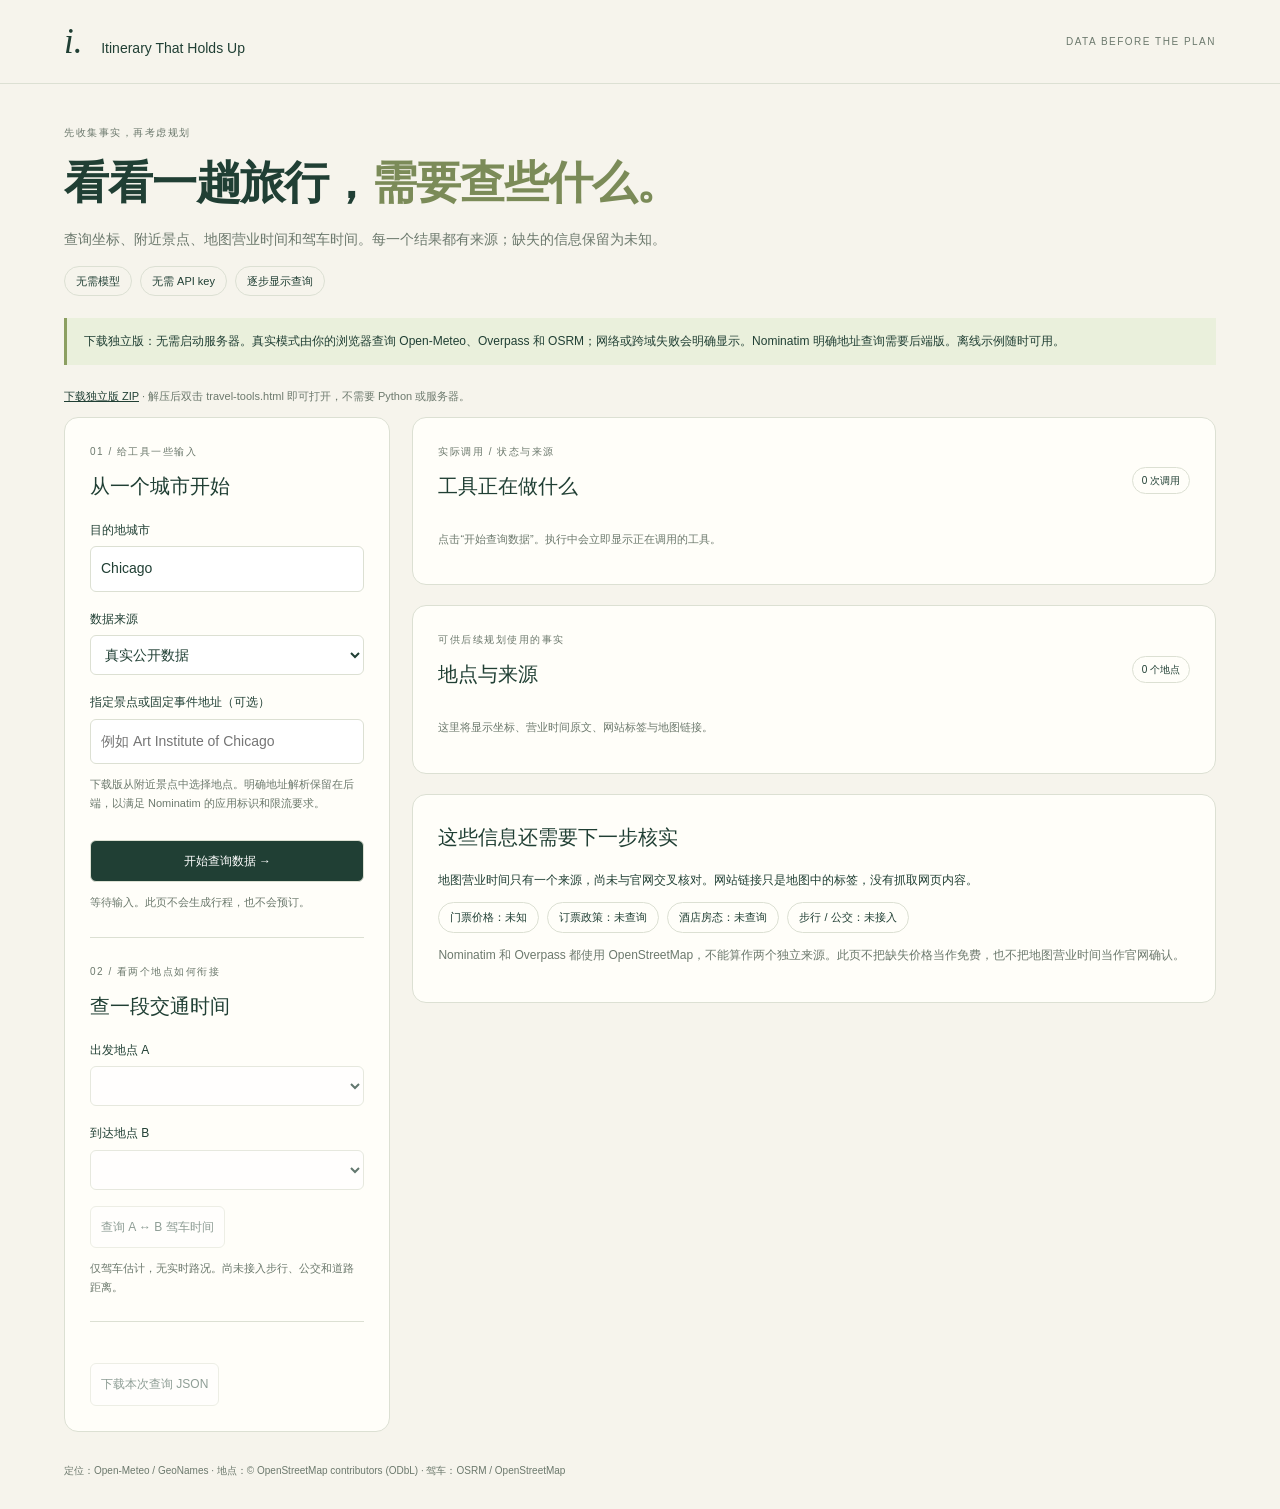
<file: docs/travel-tools.html>
<!doctype html>
<html lang="zh-CN">
<head>
  <meta name="travel-tools-transport" content="browser">
  <meta charset="utf-8">
  <meta name="viewport" content="width=device-width,initial-scale=1">
  <title>旅行数据工具台 · Itinerary That Holds Up</title>
  <style>
:root { --paper:#f6f4ec; --card:#fffef9; --ink:#203f34; --muted:#6c796d; --line:#dce0d3; --accent:#dce8b6; }
* { box-sizing:border-box; }
body { margin:0; color:var(--ink); background:var(--paper); font:14px/1.7 Arial,"Microsoft YaHei",sans-serif; }
header,main { max-width:1380px; margin:auto; padding:0 5%; }
header { min-height:84px; display:flex; align-items:center; justify-content:space-between; border-bottom:1px solid var(--line); gap:15px; }
header>span,.eyebrow { color:var(--muted); font-size:10px; letter-spacing:1.5px; }
.brand { font:italic 35px Georgia,serif; text-decoration:none; }
.brand span { font:14px Arial,sans-serif; margin-left:10px; }
.intro { padding:40px 0 22px; }
h1 { font-size:clamp(28px,4vw,45px); line-height:1.4; letter-spacing:-1px; margin:10px 0; }
h1 em { color:#7b8b58; font-style:normal; }
.intro>p:not(.eyebrow) { color:var(--muted); }
.tags,.unknowns { display:flex; flex-wrap:wrap; gap:8px; }
.tags span,.unknowns span { padding:5px 11px; border:1px solid var(--line); border-radius:20px; font-size:11px; }
.layout { display:grid; grid-template-columns:minmax(280px,.65fr) minmax(0,1.6fr); gap:22px; align-items:start; }
.panel { border:1px solid var(--line); background:var(--card); border-radius:14px; padding:25px; min-width:0; }
.content { display:grid; gap:20px; min-width:0; }
h2 { font-size:20px; margin:0 0 16px; font-weight:500; }
h3 { font-size:15px; margin:0 0 13px; }
.eyebrow { margin:0 0 9px; }
label { display:block; font-size:12px; margin:17px 0 6px; }
input,select,button { font:inherit; border:1px solid var(--line); border-radius:6px; padding:10px; color:var(--ink); background:white; }
input,select { width:100%; min-width:0; }
button { cursor:pointer; font-size:12px; margin-top:16px; }
button:hover { background:#eef2e3; }
button:disabled { opacity:.5; cursor:default; }
.primary { width:100%; background:var(--ink); color:white; }
.primary:hover { background:#315d4b; }
.hint, #status { color:var(--muted); font-size:11px; }
.notice { padding:13px 17px; background:#eaf0dc; border-left:3px solid #8c9f61; margin:0 0 22px; font-size:12px; }
.divider { height:1px; background:var(--line); margin:25px 0; }
.heading { display:flex; justify-content:space-between; align-items:center; gap:10px; }
.badge { border:1px solid var(--line); border-radius:20px; padding:4px 9px; font-size:10px; white-space:nowrap; }
#logs { padding:0; list-style:none; margin:5px 0 0; }
.log { border-left:3px solid #8c9f61; padding:9px 13px; margin:12px 0; background:#f4f6eb; overflow-wrap:anywhere; }
.log.running { border-color:#ce936a; }
.log.failed { border-color:#a5553e; background:#f9eee8; }
.log-top { display:flex; justify-content:space-between; gap:10px; font-size:12px; }
.log p { font-size:11px; margin:5px 0; }
.log details { margin-top:8px; font-size:11px; }
pre { white-space:pre-wrap; overflow-wrap:anywhere; max-height:260px; overflow:auto; background:#edf0e6; padding:12px; border-radius:5px; font-size:10px; }
a { color:var(--ink); overflow-wrap:anywhere; }
.log a,.place-card a { display:block; font-size:11px; margin-top:7px; }
.place-grid { display:grid; grid-template-columns:repeat(2,minmax(0,1fr)); gap:13px; }
.place-card { border:1px solid var(--line); border-radius:8px; padding:16px; min-width:0; }
dl { margin:8px 0; font-size:12px; }
dt { color:var(--muted); font-size:10px; margin-top:10px; }
dd { margin:2px 0; overflow-wrap:anywhere; }
.route-card { padding:13px; background:#edf2df; margin-top:14px; border-radius:6px; font-size:12px; }
.route-card strong { display:block; font-size:20px; }
.boundary p { font-size:12px; }
footer { color:var(--muted); font-size:10px; padding:30px 0; }
[hidden] { display:none !important; }
input:focus,select:focus,button:focus-visible,a:focus-visible,summary:focus-visible { outline:2px solid #8c9f61; outline-offset:3px; }
@media(max-width:800px) { .layout { grid-template-columns:1fr; } header>span { display:none; } .intro { padding-top:25px; } }
@media(max-width:450px) { .place-grid { grid-template-columns:1fr; } .panel { padding:19px; } .heading { align-items:start; } }

</style>
  
</head>
<body>
  <header><a href="https://github.com/Forevermyhero/cs222-project" class="brand">i. <span>Itinerary That Holds Up</span></a><span>DATA BEFORE THE PLAN</span></header>
  <main>
    <div class="intro"><p class="eyebrow">先收集事实，再考虑规划</p><h1>看看一趟旅行，<em>需要查些什么。</em></h1><p>查询坐标、附近景点、地图营业时间和驾车时间。每一个结果都有来源；缺失的信息保留为未知。</p><div class="tags"><span>无需模型</span><span>无需 API key</span><span>逐步显示查询</span></div></div>
    <p id="transport-note" class="notice"></p>
    <p class="hint"><a href="https://github.com/Forevermyhero/cs222-project/raw/refs/heads/main/docs/travel-tools.zip">下载独立版 ZIP</a> · 解压后双击 travel-tools.html 即可打开，不需要 Python 或服务器。</p>
    <div class="layout">
      <aside class="panel">
        <p class="eyebrow">01 / 给工具一些输入</p><h2>从一个城市开始</h2>
        <form id="tools-form">
          <label for="city">目的地城市</label><input id="city" value="Chicago" required maxlength="200">
          <label for="mode">数据来源</label><select id="mode"><option value="live">真实公开数据</option><option value="demo">Chicago 离线示例 · 合成数据</option></select>
          <label for="place">指定景点或固定事件地址（可选）</label><input id="place" maxlength="200" placeholder="例如 Art Institute of Chicago">
          <p id="place-note" class="hint">Nominatim 解析一个明确地点；不做自动补全。</p>
          <button id="run" class="primary">开始查询数据 →</button><button id="stop" type="button" hidden>停止</button>
        </form>
        <p id="status" role="status" aria-live="polite">等待输入。此页不会生成行程，也不会预订。</p>
        <div class="divider"></div><p class="eyebrow">02 / 看两个地点如何衔接</p><h2>查一段交通时间</h2>
        <label for="from">出发地点 A</label><select id="from" disabled></select><label for="to">到达地点 B</label><select id="to" disabled></select>
        <button id="route" disabled>查询 A ↔ B 驾车时间</button><div id="route-result" aria-live="polite"></div>
        <p class="hint">仅驾车估计，无实时路况。尚未接入步行、公交和道路距离。</p>
        <div class="divider"></div><button id="export" disabled>下载本次查询 JSON</button>
      </aside>
      <div class="content">
        <section class="panel"><div class="heading"><div><p class="eyebrow">实际调用 / 状态与来源</p><h2>工具正在做什么</h2></div><span id="log-count" class="badge">0 次调用</span></div><ol id="logs" aria-live="polite"></ol><p id="empty-log" class="hint">点击“开始查询数据”。执行中会立即显示正在调用的工具。</p></section>
        <section class="panel" id="city-panel" hidden><p class="eyebrow">城市定位结果</p><h2 id="city-title"></h2><div id="city-facts"></div></section>
        <section class="panel"><div class="heading"><div><p class="eyebrow">可供后续规划使用的事实</p><h2>地点与来源</h2></div><span id="place-count" class="badge">0 个地点</span></div><div id="places" class="place-grid"></div><p id="empty-places" class="hint">这里将显示坐标、营业时间原文、网站标签与地图链接。</p></section>
        <section class="panel boundary"><h2>这些信息还需要下一步核实</h2><p>地图营业时间只有一个来源，尚未与官网交叉核对。网站链接只是地图中的标签，没有抓取网页内容。</p><div class="unknowns"><span>门票价格：未知</span><span>订票政策：未查询</span><span>酒店房态：未查询</span><span>步行 / 公交：未接入</span></div><p class="hint">Nominatim 和 Overpass 都使用 OpenStreetMap，不能算作两个独立来源。此页不把缺失价格当作免费，也不把地图营业时间当作官网确认。</p></section>
      </div>
    </div>
    <footer>定位：Open-Meteo / GeoNames · 地点：© OpenStreetMap contributors (ODbL) · 驾车：OSRM / OpenStreetMap</footer>
  </main>
<script>
/* Map-tool workbench. No model, scheduling, booking or arbitrary webpage fetching.
   HTTP mode uses our typed backend tools. A downloaded file can query three public
   CORS APIs directly from the user's browser; Nominatim stays backend-only so a
   file:// page never sends anonymous requests without an application referrer. */
"use strict";
const $ = (id) => document.getElementById(id);
const portable = location.protocol === "file:" || document.querySelector('meta[name="travel-tools-transport"]')?.content === "browser";
const labels = { city: "城市坐标 / Open-Meteo", place: "指定地点 / Nominatim", attractions: "附近景点 / Overpass", routes: "驾车时间 / OSRM" };
const state = { city: null, places: [], routes: null, records: [], mode: "live", controller: null };
const cache = new Map();
const demoRows = [
  ["art", "Art Institute of Chicago", 41.8796, -87.6237, "Mo-Su 10:00-17:00", "https://www.artic.edu/visit"],
  ["park", "Millennium Park", 41.8826, -87.6226, "Mo-Su 08:00-20:00", null],
  ["river", "Chicago Riverwalk", 41.8882, -87.6262, "Mo-Su 08:00-20:00", null],
  ["museum", "Field Museum", 41.8663, -87.6170, "Mo-Su 09:00-17:00", "https://www.fieldmuseum.org/visit"],
];
function node(tag, text, className) {
  const item = document.createElement(tag);
  if (text !== undefined) item.textContent = text;
  if (className) item.className = className;
  return item;
}
function safeAnchor(url, text) {
  try {
    const parsed = new URL(url);
    if (!["http:", "https:"].includes(parsed.protocol) || parsed.username || parsed.password) return null;
    const a = node("a", text); a.href = parsed.href; a.target = "_blank"; a.rel = "noopener noreferrer";
    return a;
  } catch { return null; }
}
function facts(values) {
  const list = node("dl");
  for (const [key, value] of Object.entries(values)) list.append(node("dt", key), node("dd", value ?? "未知 / 数据未提供"));
  return list;
}
function placeRecord(location, hours, website, sourceUrl = null) {
  return { location, opening_hours_raw: hours ?? null, website: website ?? null, source_url: sourceUrl,
    website_checked: false, cross_checked: false, ticket_price: null, hotel_availability: null };
}
function demoPlaces() {
  return demoRows.map(([id, name, latitude, longitude, hours, website]) =>
    placeRecord({ id: `demo:${id}`, name, latitude, longitude }, hours, website));
}
function showRecord(record) {
  const row = record.row;
  row.className = `log ${record.status}`;
  const top = node("div", undefined, "log-top");
  const status = { running: "正在查询", completed: "已收到数据", cached: "使用缓存", failed: "失败", example: "合成示例", stopped: "已停止等待" };
  top.append(node("strong", labels[record.tool]), node("span", status[record.status]));
  row.replaceChildren(top, node("p", record.detail));
  for (const url of record.source_urls || []) {
    const a = safeAnchor(url, url); if (a) row.append(a);
  }
  if (record.data !== null && record.data !== undefined) {
    const detail = node("details");
    detail.append(node("summary", "查看结构化返回数据"), node("pre", JSON.stringify(record.data, null, 2)));
    row.append(detail);
  }
  $("log-count").textContent = `${state.records.length} 次调用`;
}
async function readJSON(url, options = {}) {
  const control = new AbortController();
  const outer = state.controller.signal;
  const cancel = () => control.abort();
  outer.addEventListener("abort", cancel, { once: true });
  if (outer.aborted) control.abort();
  const timeout = setTimeout(cancel, 25000);
  try {
    const response = await fetch(url, { ...options, signal: control.signal, credentials: "omit" });
    const text = await response.text();
    if (text.length > 3000000) throw new Error("响应过大，已拒绝处理。");
    let data;
    try { data = JSON.parse(text); } catch { throw new Error(`HTTP ${response.status}：服务没有返回有效 JSON。`); }
    if (!response.ok) {
      const error = new Error(data.error || `HTTP ${response.status}`);
      error.research_steps = data.research_steps;
      if (data.detail) error.message += ` ${JSON.stringify(data.detail)}`;
      throw error;
    }
    return data;
  } finally { clearTimeout(timeout); outer.removeEventListener("abort", cancel); }
}
async function publicJSON(record, url) {
  record.source_urls = [url]; showRecord(record);
  const entry = cache.get(url);
  if (entry && Date.now() - entry.time < 900000) {
    record.status = "cached";
    return entry.data;
  }
  const data = await readJSON(url);
  if (cache.size >= 100) cache.delete(cache.keys().next().value);
  cache.set(url, { time: Date.now(), data });
  return data;
}
function coordinates(point) {
  return Number.isFinite(point.latitude) && Math.abs(point.latitude) <= 90 &&
    Number.isFinite(point.longitude) && Math.abs(point.longitude) <= 180;
}
async function directTool(tool, input, record) {
  if (tool === "city") {
    const query = new URLSearchParams({ name: input.destination, count: "1", language: "en", format: "json" });
    const data = await publicJSON(record, `https://geocoding-api.open-meteo.com/v1/search?${query}`);
    const city = data.results?.[0];
    if (!city) throw new Error("没有找到该城市。试试明确的英文城市名称。");
    const point = { id: `city:${city.id}`, name: city.name, latitude: city.latitude, longitude: city.longitude };
    if (!coordinates(point) || !city.timezone) throw new Error("城市数据缺少有效坐标或时区。");
    new Intl.DateTimeFormat("en", { timeZone: city.timezone });
    return { location: point, timezone: city.timezone };
  }
  if (tool === "attractions") {
    if (!coordinates(input.center)) throw new Error("城市坐标无效。");
    const { latitude, longitude } = input.center;
    const query = `[out:json][timeout:15];nwr(around:3000,${latitude},${longitude})["tourism"~"^(museum|attraction|gallery)$"];out center 16;`;
    const data = await publicJSON(record, `https://overpass-api.de/api/interpreter?${new URLSearchParams({ data: query })}`);
    if (!Array.isArray(data.elements)) throw new Error("Overpass 返回的数据结构无效。");
    return data.elements.flatMap((item) => {
      const tags = item.tags || {}, point = item.lat === undefined ? item.center : item;
      const loc = { id: `osm:${item.type}:${item.id}`, name: tags.name, latitude: point?.lat, longitude: point?.lon };
      if (!loc.name || !coordinates(loc) || !["node", "way", "relation"].includes(item.type) || !Number.isSafeInteger(item.id)) return [];
      return [placeRecord(loc, tags.opening_hours, tags.website || tags["contact:website"], `https://www.openstreetmap.org/${item.type}/${item.id}`)];
    }).sort((a, b) => a.location.name.localeCompare(b.location.name, "en")).slice(0, 6);
  }
  if (tool === "routes") {
    if (input.locations.some((p) => !coordinates(p))) throw new Error("路线地点缺少坐标。");
    const coords = input.locations.map((p) => `${p.longitude},${p.latitude}`).join(";");
    const data = await publicJSON(record, `https://router.project-osrm.org/table/v1/driving/${coords}?annotations=duration`);
    if (data.code !== "Ok" || !Array.isArray(data.durations) || data.durations.length !== input.locations.length) throw new Error("OSRM 没有返回有效时间矩阵。");
    const times = [];
    data.durations.forEach((row, i) => {
      if (!Array.isArray(row) || row.length !== input.locations.length) throw new Error("OSRM 矩阵行无效。");
      row.forEach((seconds, j) => {
        if (i === j || seconds === null) return;
        if (typeof seconds !== "number" || !Number.isFinite(seconds) || seconds < 0) throw new Error("OSRM 时间值无效。");
        times.push({ from_location_id: input.locations[i].id, to_location_id: input.locations[j].id, minutes: Math.ceil(seconds / 60) });
      });
    });
    return { mode: "driving", live_traffic: false, travel_times: times, distance_meters: null };
  }
  throw new Error("下载版不调用 Nominatim。请在后端网页使用明确地址查询。");
}
async function callTool(tool, input) {
  const record = { tool, input, status: "running", detail: "正在请求数据，尚未确认结果。", data: null,
    data_mode: state.mode, requested_at: new Date().toISOString(), source_urls: [], row: node("li") };
  state.records.push(record); $("logs").append(record.row); $("empty-log").hidden = true; showRecord(record);
  try {
    let data;
    if (state.mode === "demo") {
      if (tool === "city") data = { location: { id: "demo:city", name: "Chicago", latitude: 41.881, longitude: -87.629 }, timezone: "America/Chicago" };
      if (tool === "attractions") data = demoPlaces();
      if (tool === "place") {
        data = demoPlaces().find((p) => p.location.name.toLowerCase().includes(input.name.toLowerCase()));
        if (!data) throw new Error("离线示例不包含该地点；不会伪造地点数据。");
      }
      if (tool === "routes") data = { mode: "driving", live_traffic: false, distance_meters: null, travel_times:
        input.locations.flatMap((a) => input.locations.filter((b) => a.id !== b.id).map((b) => ({ from_location_id: a.id, to_location_id: b.id, minutes: 20 }))) };
      record.status = "example";
      record.detail = "读取合成示例，没有访问任何外部服务。坐标、营业时间和交通估计不代表最新事实。";
    } else if (portable) {
      data = await directTool(tool, input, record);
      if (record.status !== "cached") record.status = "completed";
      record.detail = record.status === "cached" ? "使用本页 15 分钟内的缓存，本次未重新查询。" : "浏览器收到公开 API 的 JSON；未访问景点官网。";
    } else {
      const response = await readJSON(`/api/tools/${tool}`, { method: "POST", headers: { "Content-Type": "application/json" }, body: JSON.stringify(input) });
      data = response.data;
      record.research_steps = response.research_steps;
      record.source_urls = [...new Set(response.research_steps.map((s) => s.url).filter(Boolean))];
      record.status = response.research_steps.some((s) => s.status === "cached") ? "cached" : "completed";
      record.detail = record.status === "cached" ? "后端使用了缓存，查看来源记录可核对。" : "后端返回已整理的公开地图数据；未访问景点官网。";
    }
    record.data = data; showRecord(record); $("export").disabled = false; return data;
  } catch (error) {
    record.status = state.controller.signal.aborted ? "stopped" : "failed";
    record.detail = error.name === "AbortError" ? "请求超时或已停止等待，结果未确认。" : error.message;
    if (portable && error instanceof TypeError) record.detail += " 请检查网络或该服务的跨域访问限制；未替换成示例数据。";
    record.research_steps = error.research_steps || [];
    if (record.research_steps.length) record.source_urls = record.research_steps.map((s) => s.url).filter(Boolean);
    showRecord(record); $("export").disabled = false; throw error;
  }
}
function renderCity() {
  $("city-panel").hidden = false; $("city-title").textContent = state.city.location.name;
  const p = state.city.location;
  $("city-facts").replaceChildren(facts({ 纬度: p.latitude, 经度: p.longitude, 当地时区: state.city.timezone,
    数据来源: state.mode === "demo" ? "合成示例，未联网" : "Open-Meteo / GeoNames；当前采用第一个匹配结果" }));
}
function renderPlaces() {
  $("places").replaceChildren();
  for (const p of state.places) {
    const card = node("article", undefined, "place-card");
    card.append(node("h3", p.location.name), facts({ 地点标识: p.location.id, 纬度: p.location.latitude, 经度: p.location.longitude,
      营业时间原文: p.opening_hours_raw, 核实状态: state.mode === "demo" ? "合成示例，未联网" : "仅地图来源，尚未与官网交叉核对", 门票价格: null }));
    const mapURL = p.source_url || `https://www.openstreetmap.org/?mlat=${p.location.latitude}&mlon=${p.location.longitude}#map=16/${p.location.latitude}/${p.location.longitude}`;
    const map = safeAnchor(mapURL, "在地图中查看坐标 / 记录"); if (map) card.append(map);
    const site = safeAnchor(p.website, "地图中的网站标签 · 尚未抓取核实");
    if (site) card.append(site); else card.append(node("p", "没有可用的网站标签", "hint"));
    $("places").append(card);
  }
  $("place-count").textContent = `${state.places.length} 个地点`;
  $("empty-places").hidden = state.places.length > 0;
  for (const id of ["from", "to"]) $(id).replaceChildren(...state.places.map((p) => { const o = node("option", p.location.name); o.value = p.location.id; return o; }));
  if (state.places.length > 1) $("to").selectedIndex = 1;
}
async function queryRoute() {
  state.routes = null;
  $("route-result").replaceChildren();
  const a = state.places.find((p) => p.location.id === $("from").value);
  const b = state.places.find((p) => p.location.id === $("to").value);
  if (!a || !b || a.location.id === b.location.id) throw new Error("请选择两个不同地点。");
  const data = await callTool("routes", { locations: [a.location, b.location] }); state.routes = data;
  for (const [source, target] of [[a, b], [b, a]]) {
    const t = data.travel_times.find((t) => t.from_location_id === source.location.id && t.to_location_id === target.location.id);
    const card = node("div", undefined, "route-card");
    card.append(node("span", `${source.location.name} → ${target.location.name}`), node("strong", t ? `${t.minutes} 分钟` : "路线时间未知"),
      node("small", state.mode === "demo" ? "合成的 20 分钟示例" : "OSRM 驾车估计 · 不含实时路况"));
    $("route-result").append(card);
  }
}
function updateMode() {
  $("place").disabled = portable && $("mode").value === "live";
  $("place-note").textContent = portable && $("mode").value === "live"
    ? "下载版从附近景点中选择地点。明确地址解析保留在后端，以满足 Nominatim 的应用标识和限流要求。"
    : "Nominatim 解析一个明确地点；不做自动补全。离线示例仅支持四个示例景点。";
}
function busy(value) {
  for (const id of ["city", "mode", "place", "run", "from", "to", "route"]) $(id).disabled = value;
  $("stop").hidden = !value;
  if (!value) {
    updateMode();
    for (const id of ["from", "to", "route"]) $(id).disabled = state.places.length < 2;
  }
}
$("tools-form").addEventListener("submit", async (event) => {
  event.preventDefault(); state.controller = new AbortController(); state.mode = $("mode").value;
  state.city = null; state.places = []; state.routes = null; state.records = [];
  $("logs").replaceChildren(); $("route-result").replaceChildren(); $("city-panel").hidden = true;
  $("log-count").textContent = "0 次调用"; $("export").disabled = true; renderPlaces();
  const destination = $("city").value.trim(), name = $("place").disabled ? "" : $("place").value.trim();
  busy(true); $("status").textContent = "正在定位城市，然后查询附近景点…";
  try {
    if (state.mode === "demo" && destination.toLowerCase() !== "chicago") throw new Error("离线示例仅包含 Chicago。其他城市请选择真实公开数据。");
    state.city = await callTool("city", { destination }); renderCity();
    if (name) { state.places.push(await callTool("place", { destination, name })); renderPlaces(); }
    const nearby = await callTool("attractions", { center: state.city.location });
    state.places = [...new Map([...state.places, ...nearby].map((p) => [p.location.id, p])).values()].slice(0, 8); renderPlaces();
    if (state.places.length >= 2) {
      $("status").textContent = "地点数据已返回，正在查询前两个地点的驾车时间…";
      await queryRoute();
    }
    $("status").textContent = state.places.length ? "查询完成。可切换 A/B 再查交通，或展开每次调用的结构化数据。" : "城市定位成功，但附近未找到可用景点；未补造地点。";
  } catch (error) { $("status").textContent = `查询未完成：${error.message} 已取得的数据和失败记录会保留。`; }
  finally { busy(false); state.controller = null; }
});
$("route").addEventListener("click", async () => {
  state.controller = new AbortController(); busy(true);
  try { await queryRoute(); $("status").textContent = "路线查询完成；两个方向分别显示。"; }
  catch (error) { $("status").textContent = error.message; }
  finally { busy(false); state.controller = null; }
});
$("mode").addEventListener("change", updateMode);
$("stop").addEventListener("click", () => state.controller?.abort());
$("export").addEventListener("click", () => {
  const data = { data_mode: state.mode, transport: portable ? "portable_browser" : "backend", city: state.city, places: state.places, routes: state.routes,
    records: state.records.map(({ row, ...record }) => record), llm_connected: false, cross_checked: false };
  const url = URL.createObjectURL(new Blob([JSON.stringify(data, null, 2)], { type: "application/json" }));
  const a = node("a"); a.href = url; a.download = "travel-tool-evidence.json"; a.click(); setTimeout(() => URL.revokeObjectURL(url), 1000);
});
$("transport-note").textContent = portable
  ? "下载独立版：无需启动服务器。真实模式由你的浏览器查询 Open-Meteo、Overpass 和 OSRM；网络或跨域失败会明确显示。Nominatim 明确地址查询需要后端版。离线示例随时可用。"
  : "后端版：使用四个带输入校验的独立工具接口。公开服务失败会显示原因，不会自动替换为示例。也可下载独立版，在自己的浏览器中使用三个公开数据工具。";
updateMode();

</script>
</body>
</html>
</file>
